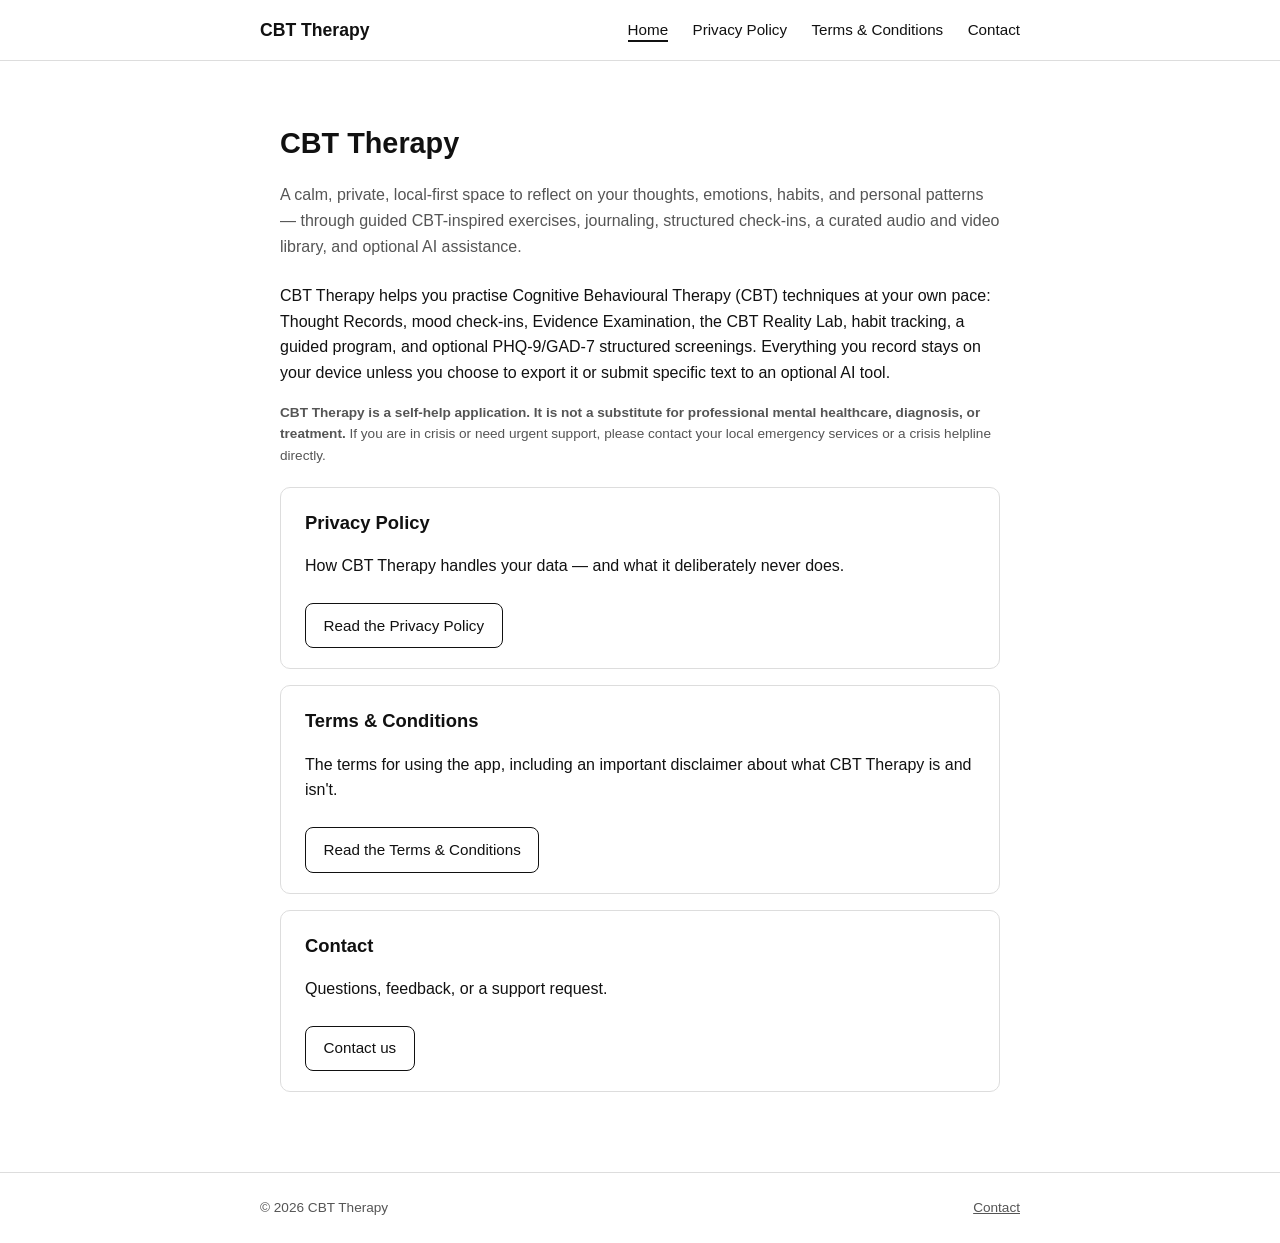
<file: index.html>
<!doctype html>
<html lang="en">
<head>
<meta charset="utf-8" />
<meta name="viewport" content="width=device-width, initial-scale=1" />
<title>CBT Therapy — Legal</title>
<meta name="description" content="CBT Therapy is a privacy-focused CBT self-help app. Read our Privacy Policy, Terms &amp; Conditions, and contact information." />
<link rel="stylesheet" href="style.css" />
</head>
<body>
<header>
  <div class="bar">
    <a class="brand" href="index.html">CBT Therapy</a>
    <nav>
      <a href="index.html" aria-current="page">Home</a>
      <a href="privacy.html">Privacy Policy</a>
      <a href="terms.html">Terms &amp; Conditions</a>
      <a href="contact.html">Contact</a>
    </nav>
  </div>
</header>

<main>
  <h1>CBT Therapy</h1>
  <p class="lede">A calm, private, local-first space to reflect on your thoughts, emotions, habits, and personal patterns — through guided CBT-inspired exercises, journaling, structured check-ins, a curated audio and video library, and optional AI assistance.</p>

  <p>CBT Therapy helps you practise Cognitive Behavioural Therapy (CBT) techniques at your own pace: Thought Records, mood check-ins, Evidence Examination, the CBT Reality Lab, habit tracking, a guided program, and optional PHQ-9/GAD-7 structured screenings. Everything you record stays on your device unless you choose to export it or submit specific text to an optional AI tool.</p>

  <p class="updated"><strong>CBT Therapy is a self-help application. It is not a substitute for professional mental healthcare, diagnosis, or treatment.</strong> If you are in crisis or need urgent support, please contact your local emergency services or a crisis helpline directly.</p>

  <div class="card">
    <h2 style="margin-top:0;border:none;padding-bottom:0;">Privacy Policy</h2>
    <p>How CBT Therapy handles your data — and what it deliberately never does.</p>
    <a class="btn" href="privacy.html">Read the Privacy Policy</a>
  </div>

  <div class="card">
    <h2 style="margin-top:0;border:none;padding-bottom:0;">Terms &amp; Conditions</h2>
    <p>The terms for using the app, including an important disclaimer about what CBT Therapy is and isn't.</p>
    <a class="btn" href="terms.html">Read the Terms &amp; Conditions</a>
  </div>

  <div class="card">
    <h2 style="margin-top:0;border:none;padding-bottom:0;">Contact</h2>
    <p>Questions, feedback, or a support request.</p>
    <a class="btn" href="contact.html">Contact us</a>
  </div>
</main>

<footer>
  <div class="bar">
    <span>&copy; 2026 CBT Therapy</span>
    <span><a href="contact.html">Contact</a></span>
  </div>
</footer>
</body>
</html>
</file>
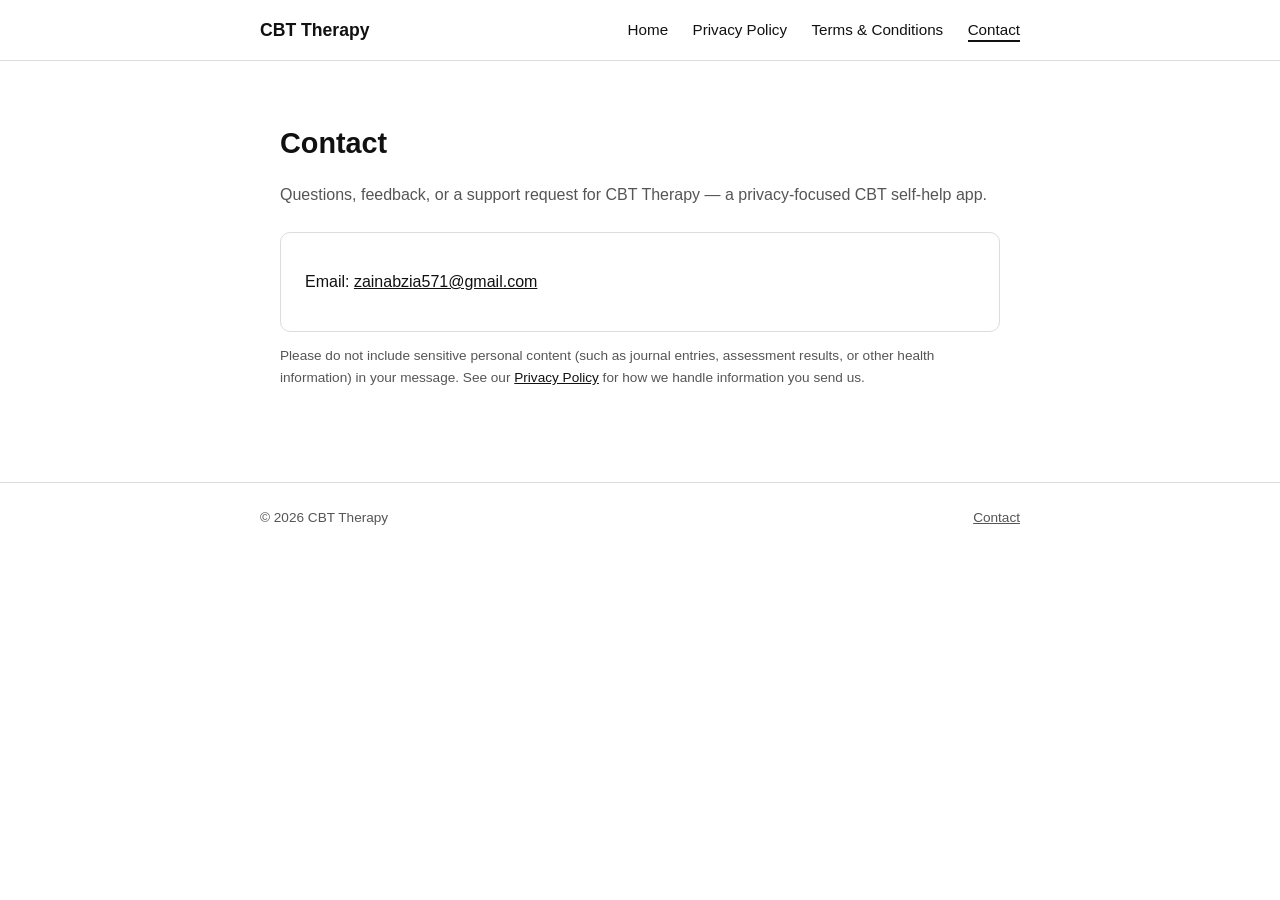
<file: contact.html>
<!doctype html>
<html lang="en">
<head>
<meta charset="utf-8" />
<meta name="viewport" content="width=device-width, initial-scale=1" />
<title>Contact — CBT Therapy</title>
<meta name="description" content="Contact information for CBT Therapy." />
<link rel="stylesheet" href="style.css" />
</head>
<body>
<header>
  <div class="bar">
    <a class="brand" href="index.html">CBT Therapy</a>
    <nav>
      <a href="index.html">Home</a>
      <a href="privacy.html">Privacy Policy</a>
      <a href="terms.html">Terms &amp; Conditions</a>
      <a href="contact.html" aria-current="page">Contact</a>
    </nav>
  </div>
</header>

<main>
  <h1>Contact</h1>
  <p class="lede">Questions, feedback, or a support request for CBT Therapy — a privacy-focused CBT self-help app.</p>

  <div class="card">
    <p>Email: <a href="mailto:zainabzia571@gmail.com">zainabzia571@gmail.com</a></p>
  </div>

  <p class="updated">Please do not include sensitive personal content (such as journal entries, assessment results, or other health information) in your message. See our <a href="privacy.html">Privacy Policy</a> for how we handle information you send us.</p>
</main>

<footer>
  <div class="bar">
    <span>&copy; 2026 CBT Therapy</span>
    <span><a href="contact.html">Contact</a></span>
  </div>
</footer>
</body>
</html>
</file>
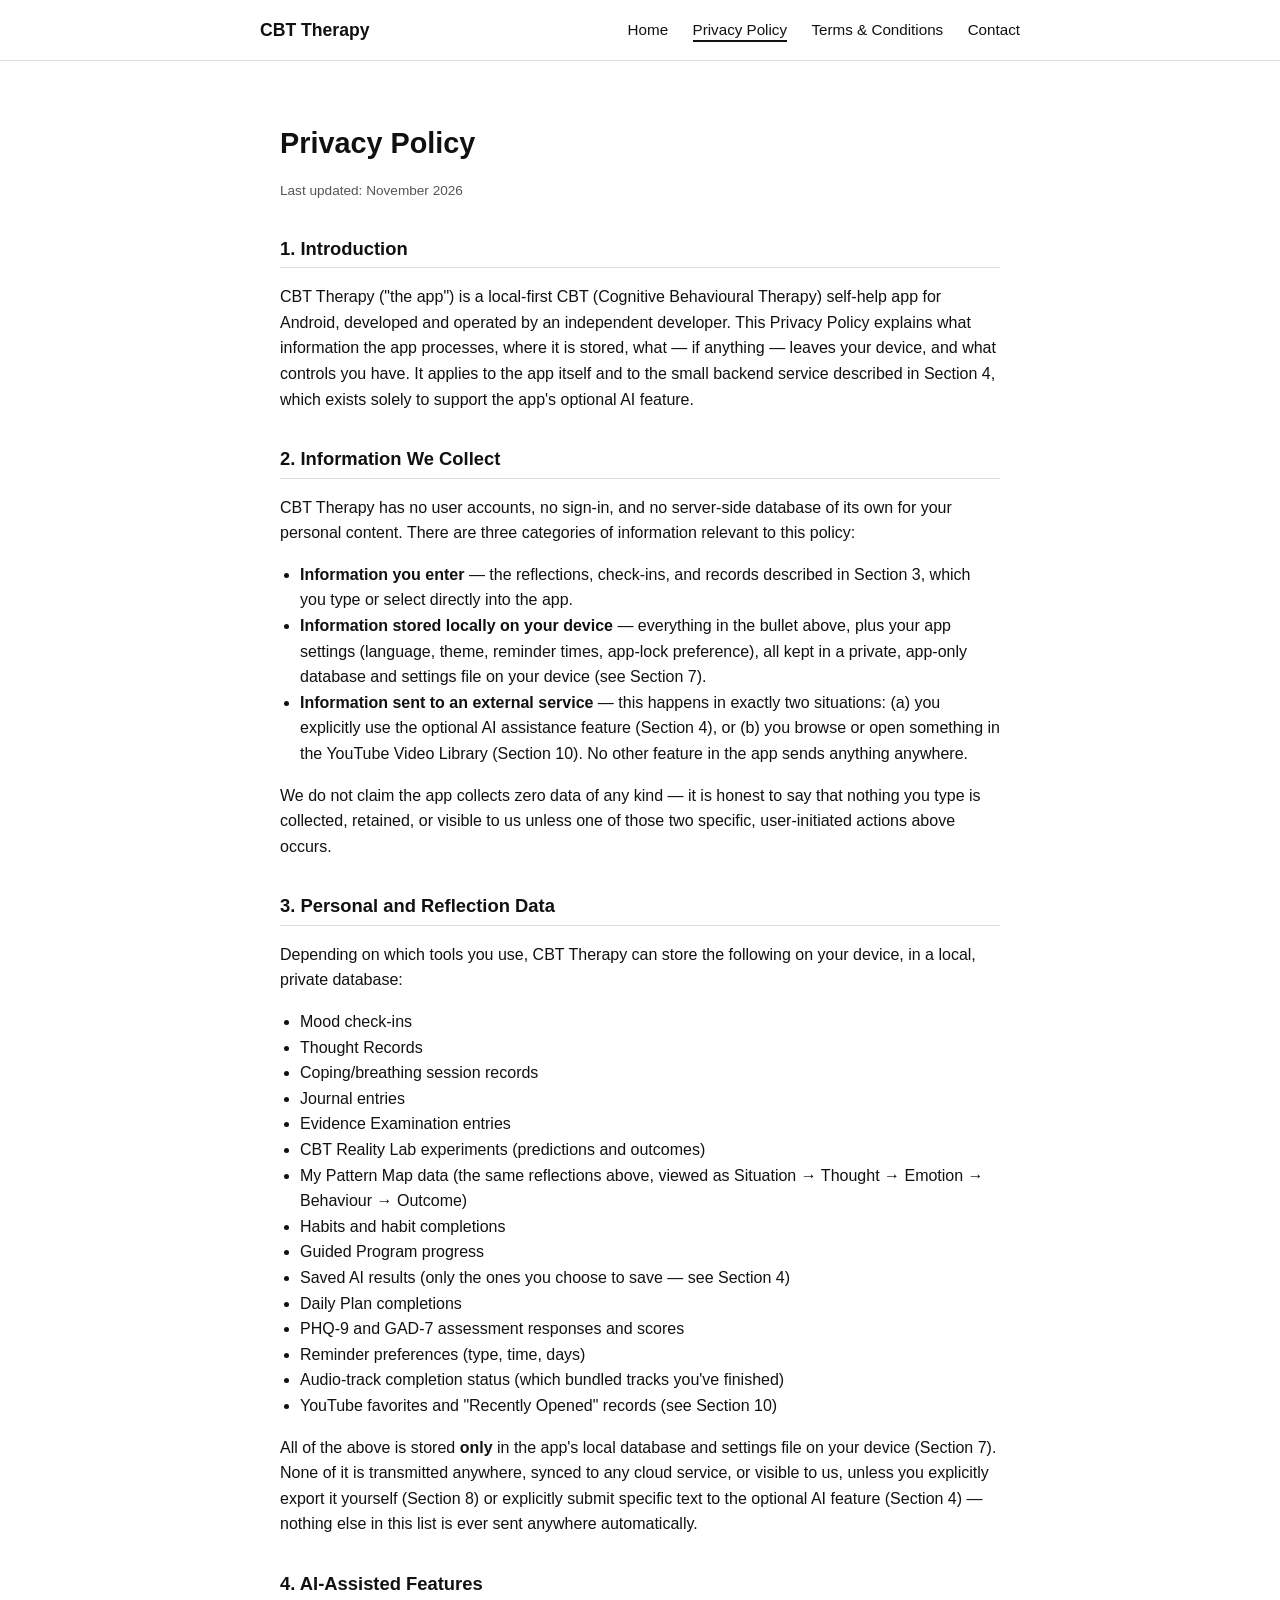
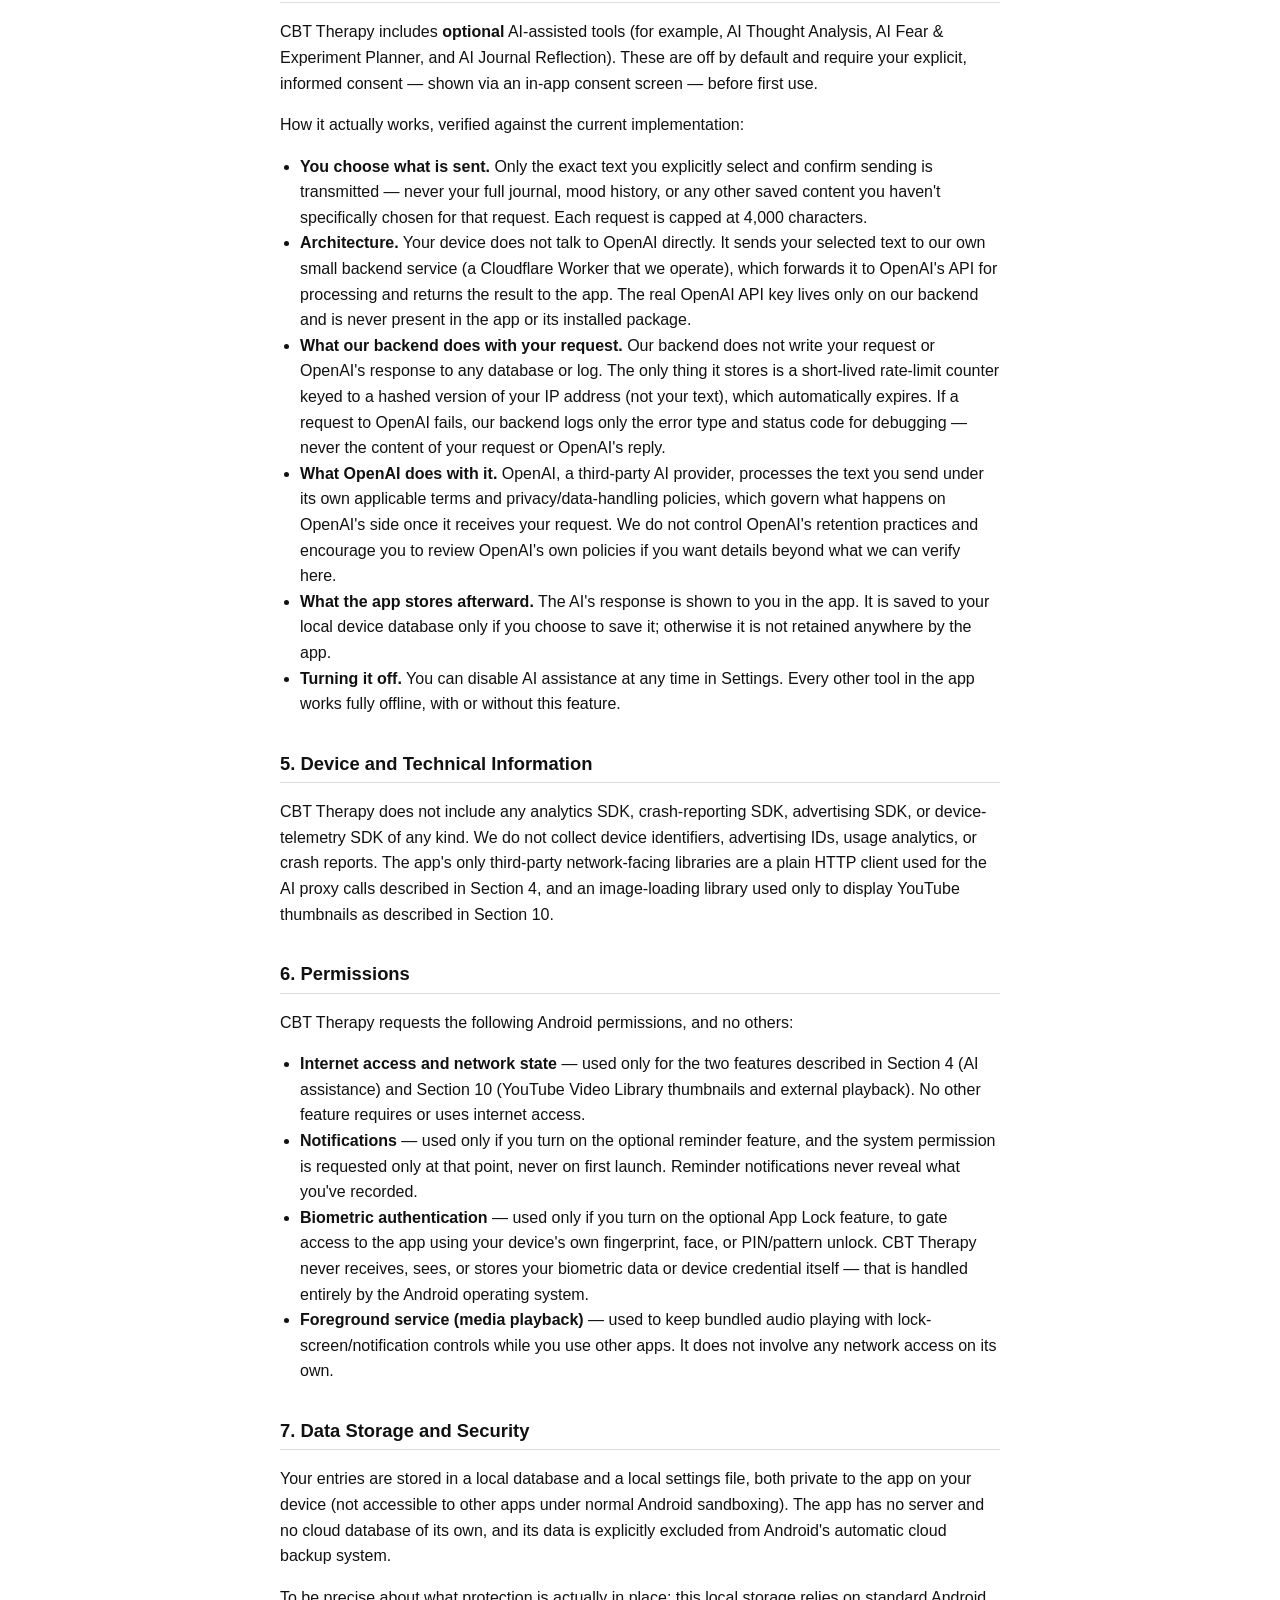
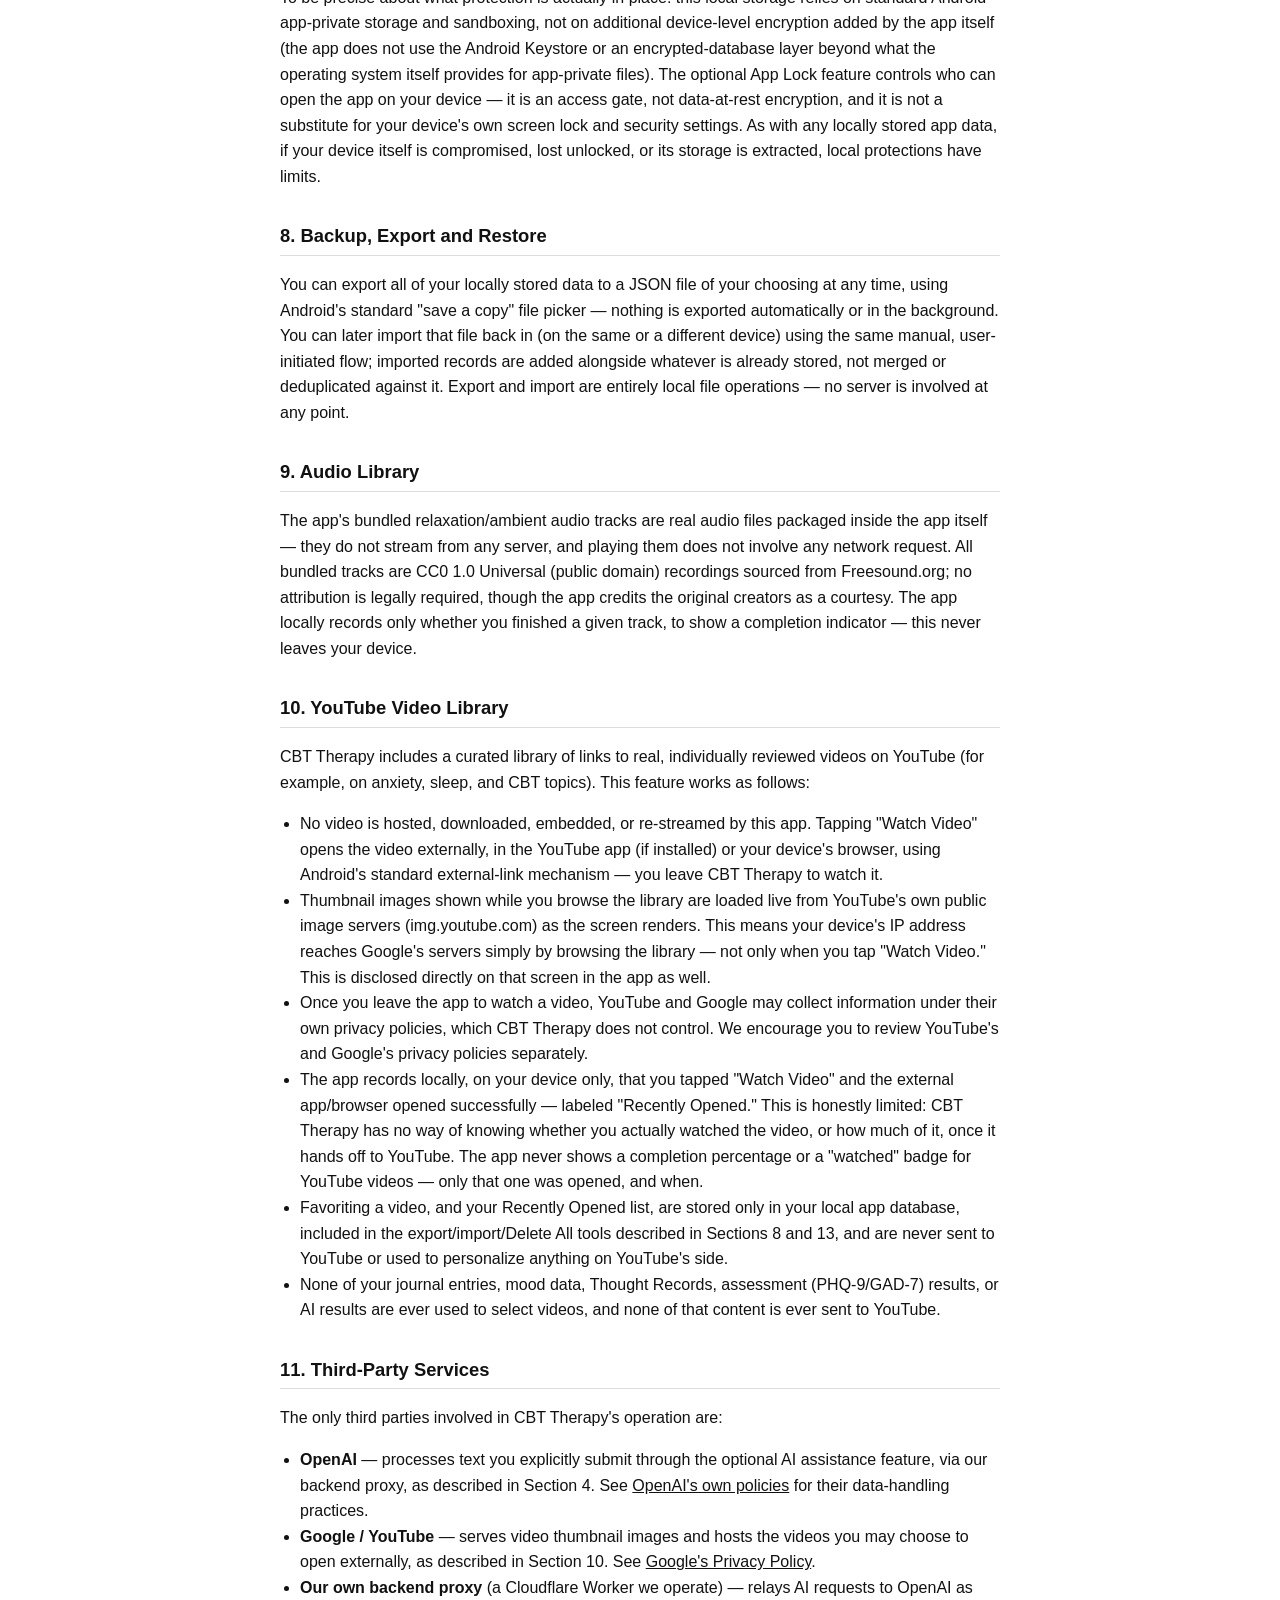
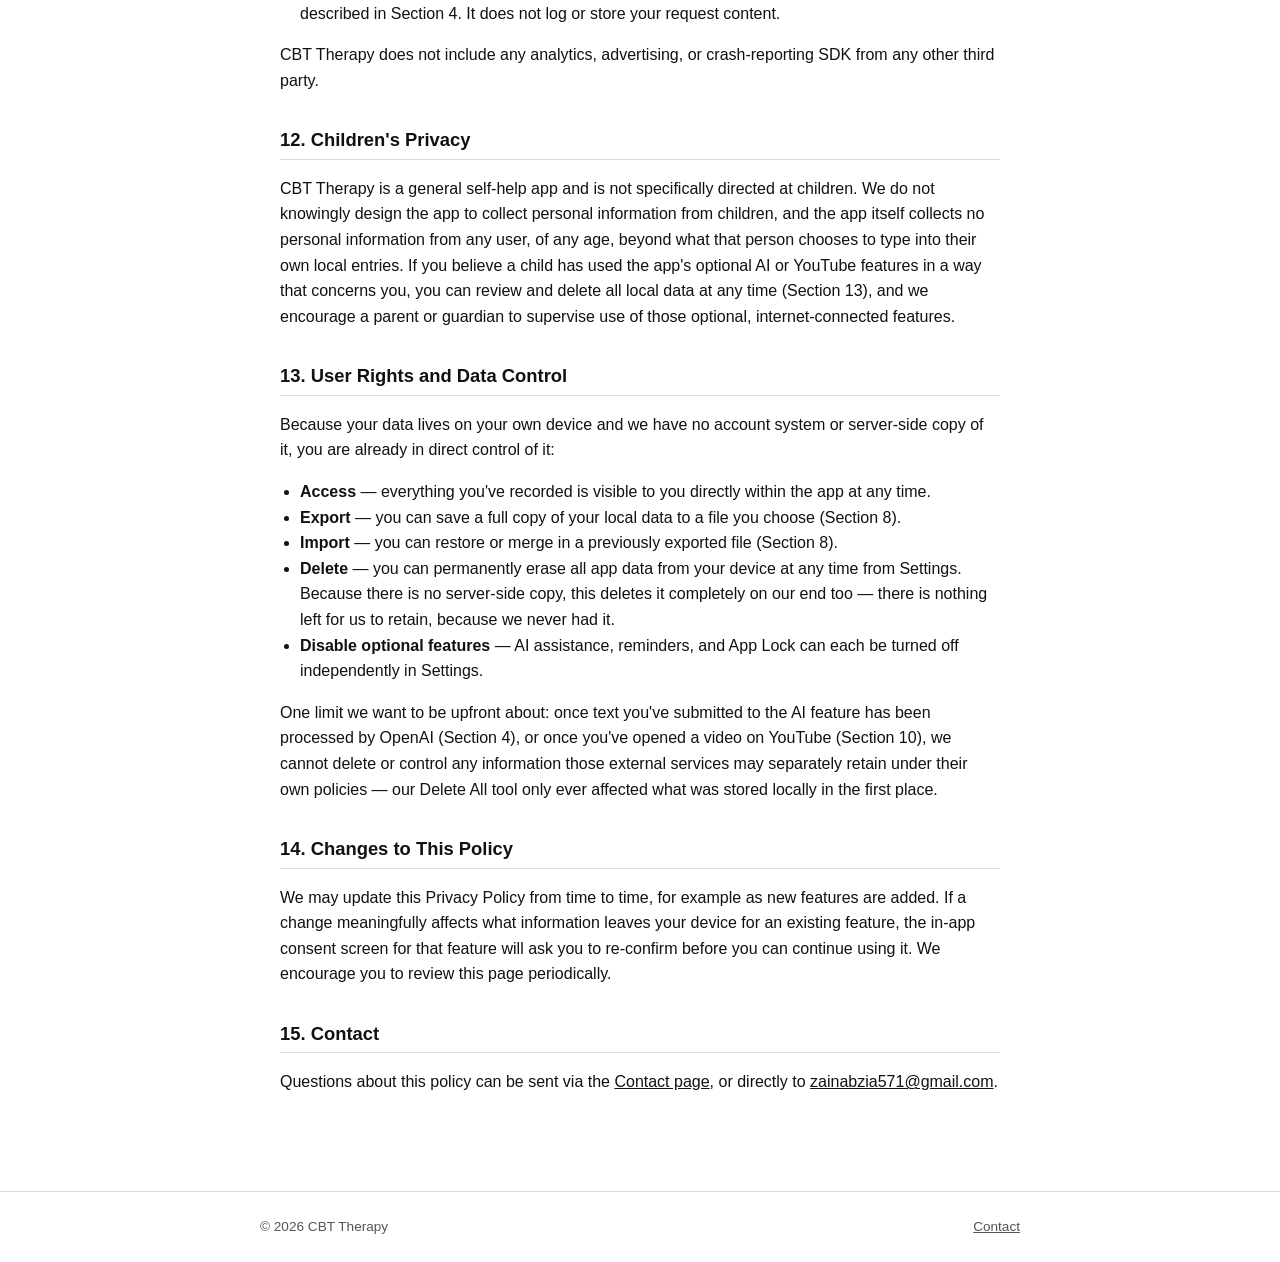
<file: privacy.html>
<!doctype html>
<html lang="en">
<head>
<meta charset="utf-8" />
<meta name="viewport" content="width=device-width, initial-scale=1" />
<title>Privacy Policy — CBT Therapy</title>
<meta name="description" content="Privacy Policy for CBT Therapy, a local-first CBT self-help app." />
<link rel="stylesheet" href="style.css" />
</head>
<body>
<header>
  <div class="bar">
    <a class="brand" href="index.html">CBT Therapy</a>
    <nav>
      <a href="index.html">Home</a>
      <a href="privacy.html" aria-current="page">Privacy Policy</a>
      <a href="terms.html">Terms &amp; Conditions</a>
      <a href="contact.html">Contact</a>
    </nav>
  </div>
</header>

<main>
  <h1>Privacy Policy</h1>
  <p class="updated">Last updated: November 2026</p>

  <h2>1. Introduction</h2>
  <p>CBT Therapy ("the app") is a local-first CBT (Cognitive Behavioural Therapy) self-help app for Android, developed and operated by an independent developer. This Privacy Policy explains what information the app processes, where it is stored, what — if anything — leaves your device, and what controls you have. It applies to the app itself and to the small backend service described in Section 4, which exists solely to support the app's optional AI feature.</p>

  <h2>2. Information We Collect</h2>
  <p>CBT Therapy has no user accounts, no sign-in, and no server-side database of its own for your personal content. There are three categories of information relevant to this policy:</p>
  <ul>
    <li><strong>Information you enter</strong> — the reflections, check-ins, and records described in Section 3, which you type or select directly into the app.</li>
    <li><strong>Information stored locally on your device</strong> — everything in the bullet above, plus your app settings (language, theme, reminder times, app-lock preference), all kept in a private, app-only database and settings file on your device (see Section 7).</li>
    <li><strong>Information sent to an external service</strong> — this happens in exactly two situations: (a) you explicitly use the optional AI assistance feature (Section 4), or (b) you browse or open something in the YouTube Video Library (Section 10). No other feature in the app sends anything anywhere.</li>
  </ul>
  <p>We do not claim the app collects zero data of any kind — it is honest to say that nothing you type is collected, retained, or visible to us unless one of those two specific, user-initiated actions above occurs.</p>

  <h2>3. Personal and Reflection Data</h2>
  <p>Depending on which tools you use, CBT Therapy can store the following on your device, in a local, private database:</p>
  <ul>
    <li>Mood check-ins</li>
    <li>Thought Records</li>
    <li>Coping/breathing session records</li>
    <li>Journal entries</li>
    <li>Evidence Examination entries</li>
    <li>CBT Reality Lab experiments (predictions and outcomes)</li>
    <li>My Pattern Map data (the same reflections above, viewed as Situation → Thought → Emotion → Behaviour → Outcome)</li>
    <li>Habits and habit completions</li>
    <li>Guided Program progress</li>
    <li>Saved AI results (only the ones you choose to save — see Section 4)</li>
    <li>Daily Plan completions</li>
    <li>PHQ-9 and GAD-7 assessment responses and scores</li>
    <li>Reminder preferences (type, time, days)</li>
    <li>Audio-track completion status (which bundled tracks you've finished)</li>
    <li>YouTube favorites and "Recently Opened" records (see Section 10)</li>
  </ul>
  <p>All of the above is stored <strong>only</strong> in the app's local database and settings file on your device (Section 7). None of it is transmitted anywhere, synced to any cloud service, or visible to us, unless you explicitly export it yourself (Section 8) or explicitly submit specific text to the optional AI feature (Section 4) — nothing else in this list is ever sent anywhere automatically.</p>

  <h2>4. AI-Assisted Features</h2>
  <p>CBT Therapy includes <strong>optional</strong> AI-assisted tools (for example, AI Thought Analysis, AI Fear &amp; Experiment Planner, and AI Journal Reflection). These are off by default and require your explicit, informed consent — shown via an in-app consent screen — before first use.</p>
  <p>How it actually works, verified against the current implementation:</p>
  <ul>
    <li><strong>You choose what is sent.</strong> Only the exact text you explicitly select and confirm sending is transmitted — never your full journal, mood history, or any other saved content you haven't specifically chosen for that request. Each request is capped at 4,000 characters.</li>
    <li><strong>Architecture.</strong> Your device does not talk to OpenAI directly. It sends your selected text to our own small backend service (a Cloudflare Worker that we operate), which forwards it to OpenAI's API for processing and returns the result to the app. The real OpenAI API key lives only on our backend and is never present in the app or its installed package.</li>
    <li><strong>What our backend does with your request.</strong> Our backend does not write your request or OpenAI's response to any database or log. The only thing it stores is a short-lived rate-limit counter keyed to a hashed version of your IP address (not your text), which automatically expires. If a request to OpenAI fails, our backend logs only the error type and status code for debugging — never the content of your request or OpenAI's reply.</li>
    <li><strong>What OpenAI does with it.</strong> OpenAI, a third-party AI provider, processes the text you send under its own applicable terms and privacy/data-handling policies, which govern what happens on OpenAI's side once it receives your request. We do not control OpenAI's retention practices and encourage you to review OpenAI's own policies if you want details beyond what we can verify here.</li>
    <li><strong>What the app stores afterward.</strong> The AI's response is shown to you in the app. It is saved to your local device database only if you choose to save it; otherwise it is not retained anywhere by the app.</li>
    <li><strong>Turning it off.</strong> You can disable AI assistance at any time in Settings. Every other tool in the app works fully offline, with or without this feature.</li>
  </ul>

  <h2>5. Device and Technical Information</h2>
  <p>CBT Therapy does not include any analytics SDK, crash-reporting SDK, advertising SDK, or device-telemetry SDK of any kind. We do not collect device identifiers, advertising IDs, usage analytics, or crash reports. The app's only third-party network-facing libraries are a plain HTTP client used for the AI proxy calls described in Section 4, and an image-loading library used only to display YouTube thumbnails as described in Section 10.</p>

  <h2>6. Permissions</h2>
  <p>CBT Therapy requests the following Android permissions, and no others:</p>
  <ul>
    <li><strong>Internet access and network state</strong> — used only for the two features described in Section 4 (AI assistance) and Section 10 (YouTube Video Library thumbnails and external playback). No other feature requires or uses internet access.</li>
    <li><strong>Notifications</strong> — used only if you turn on the optional reminder feature, and the system permission is requested only at that point, never on first launch. Reminder notifications never reveal what you've recorded.</li>
    <li><strong>Biometric authentication</strong> — used only if you turn on the optional App Lock feature, to gate access to the app using your device's own fingerprint, face, or PIN/pattern unlock. CBT Therapy never receives, sees, or stores your biometric data or device credential itself — that is handled entirely by the Android operating system.</li>
    <li><strong>Foreground service (media playback)</strong> — used to keep bundled audio playing with lock-screen/notification controls while you use other apps. It does not involve any network access on its own.</li>
  </ul>

  <h2>7. Data Storage and Security</h2>
  <p>Your entries are stored in a local database and a local settings file, both private to the app on your device (not accessible to other apps under normal Android sandboxing). The app has no server and no cloud database of its own, and its data is explicitly excluded from Android's automatic cloud backup system.</p>
  <p>To be precise about what protection is actually in place: this local storage relies on standard Android app-private storage and sandboxing, not on additional device-level encryption added by the app itself (the app does not use the Android Keystore or an encrypted-database layer beyond what the operating system itself provides for app-private files). The optional App Lock feature controls who can open the app on your device — it is an access gate, not data-at-rest encryption, and it is not a substitute for your device's own screen lock and security settings. As with any locally stored app data, if your device itself is compromised, lost unlocked, or its storage is extracted, local protections have limits.</p>

  <h2>8. Backup, Export and Restore</h2>
  <p>You can export all of your locally stored data to a JSON file of your choosing at any time, using Android's standard "save a copy" file picker — nothing is exported automatically or in the background. You can later import that file back in (on the same or a different device) using the same manual, user-initiated flow; imported records are added alongside whatever is already stored, not merged or deduplicated against it. Export and import are entirely local file operations — no server is involved at any point.</p>

  <h2>9. Audio Library</h2>
  <p>The app's bundled relaxation/ambient audio tracks are real audio files packaged inside the app itself — they do not stream from any server, and playing them does not involve any network request. All bundled tracks are CC0 1.0 Universal (public domain) recordings sourced from Freesound.org; no attribution is legally required, though the app credits the original creators as a courtesy. The app locally records only whether you finished a given track, to show a completion indicator — this never leaves your device.</p>

  <h2>10. YouTube Video Library</h2>
  <p>CBT Therapy includes a curated library of links to real, individually reviewed videos on YouTube (for example, on anxiety, sleep, and CBT topics). This feature works as follows:</p>
  <ul>
    <li>No video is hosted, downloaded, embedded, or re-streamed by this app. Tapping "Watch Video" opens the video externally, in the YouTube app (if installed) or your device's browser, using Android's standard external-link mechanism — you leave CBT Therapy to watch it.</li>
    <li>Thumbnail images shown while you browse the library are loaded live from YouTube's own public image servers (img.youtube.com) as the screen renders. This means your device's IP address reaches Google's servers simply by browsing the library — not only when you tap "Watch Video." This is disclosed directly on that screen in the app as well.</li>
    <li>Once you leave the app to watch a video, YouTube and Google may collect information under their own privacy policies, which CBT Therapy does not control. We encourage you to review YouTube's and Google's privacy policies separately.</li>
    <li>The app records locally, on your device only, that you tapped "Watch Video" and the external app/browser opened successfully — labeled "Recently Opened." This is honestly limited: CBT Therapy has no way of knowing whether you actually watched the video, or how much of it, once it hands off to YouTube. The app never shows a completion percentage or a "watched" badge for YouTube videos — only that one was opened, and when.</li>
    <li>Favoriting a video, and your Recently Opened list, are stored only in your local app database, included in the export/import/Delete All tools described in Sections 8 and 13, and are never sent to YouTube or used to personalize anything on YouTube's side.</li>
    <li>None of your journal entries, mood data, Thought Records, assessment (PHQ-9/GAD-7) results, or AI results are ever used to select videos, and none of that content is ever sent to YouTube.</li>
  </ul>

  <h2>11. Third-Party Services</h2>
  <p>The only third parties involved in CBT Therapy's operation are:</p>
  <ul>
    <li><strong>OpenAI</strong> — processes text you explicitly submit through the optional AI assistance feature, via our backend proxy, as described in Section 4. See <a href="https://openai.com/policies/" target="_blank" rel="noopener">OpenAI's own policies</a> for their data-handling practices.</li>
    <li><strong>Google / YouTube</strong> — serves video thumbnail images and hosts the videos you may choose to open externally, as described in Section 10. See <a href="https://policies.google.com/privacy" target="_blank" rel="noopener">Google's Privacy Policy</a>.</li>
    <li><strong>Our own backend proxy</strong> (a Cloudflare Worker we operate) — relays AI requests to OpenAI as described in Section 4. It does not log or store your request content.</li>
  </ul>
  <p>CBT Therapy does not include any analytics, advertising, or crash-reporting SDK from any other third party.</p>

  <h2>12. Children's Privacy</h2>
  <p>CBT Therapy is a general self-help app and is not specifically directed at children. We do not knowingly design the app to collect personal information from children, and the app itself collects no personal information from any user, of any age, beyond what that person chooses to type into their own local entries. If you believe a child has used the app's optional AI or YouTube features in a way that concerns you, you can review and delete all local data at any time (Section 13), and we encourage a parent or guardian to supervise use of those optional, internet-connected features.</p>

  <h2 id="delete-data">13. User Rights and Data Control</h2>
  <p>Because your data lives on your own device and we have no account system or server-side copy of it, you are already in direct control of it:</p>
  <ul>
    <li><strong>Access</strong> — everything you've recorded is visible to you directly within the app at any time.</li>
    <li><strong>Export</strong> — you can save a full copy of your local data to a file you choose (Section 8).</li>
    <li><strong>Import</strong> — you can restore or merge in a previously exported file (Section 8).</li>
    <li><strong>Delete</strong> — you can permanently erase all app data from your device at any time from Settings. Because there is no server-side copy, this deletes it completely on our end too — there is nothing left for us to retain, because we never had it.</li>
    <li><strong>Disable optional features</strong> — AI assistance, reminders, and App Lock can each be turned off independently in Settings.</li>
  </ul>
  <p>One limit we want to be upfront about: once text you've submitted to the AI feature has been processed by OpenAI (Section 4), or once you've opened a video on YouTube (Section 10), we cannot delete or control any information those external services may separately retain under their own policies — our Delete All tool only ever affected what was stored locally in the first place.</p>

  <h2>14. Changes to This Policy</h2>
  <p>We may update this Privacy Policy from time to time, for example as new features are added. If a change meaningfully affects what information leaves your device for an existing feature, the in-app consent screen for that feature will ask you to re-confirm before you can continue using it. We encourage you to review this page periodically.</p>

  <h2>15. Contact</h2>
  <p>Questions about this policy can be sent via the <a href="contact.html">Contact page</a>, or directly to <a href="mailto:zainabzia571@gmail.com">zainabzia571@gmail.com</a>.</p>
</main>

<footer>
  <div class="bar">
    <span>&copy; 2026 CBT Therapy</span>
    <span><a href="contact.html">Contact</a></span>
  </div>
</footer>
</body>
</html>
</file>
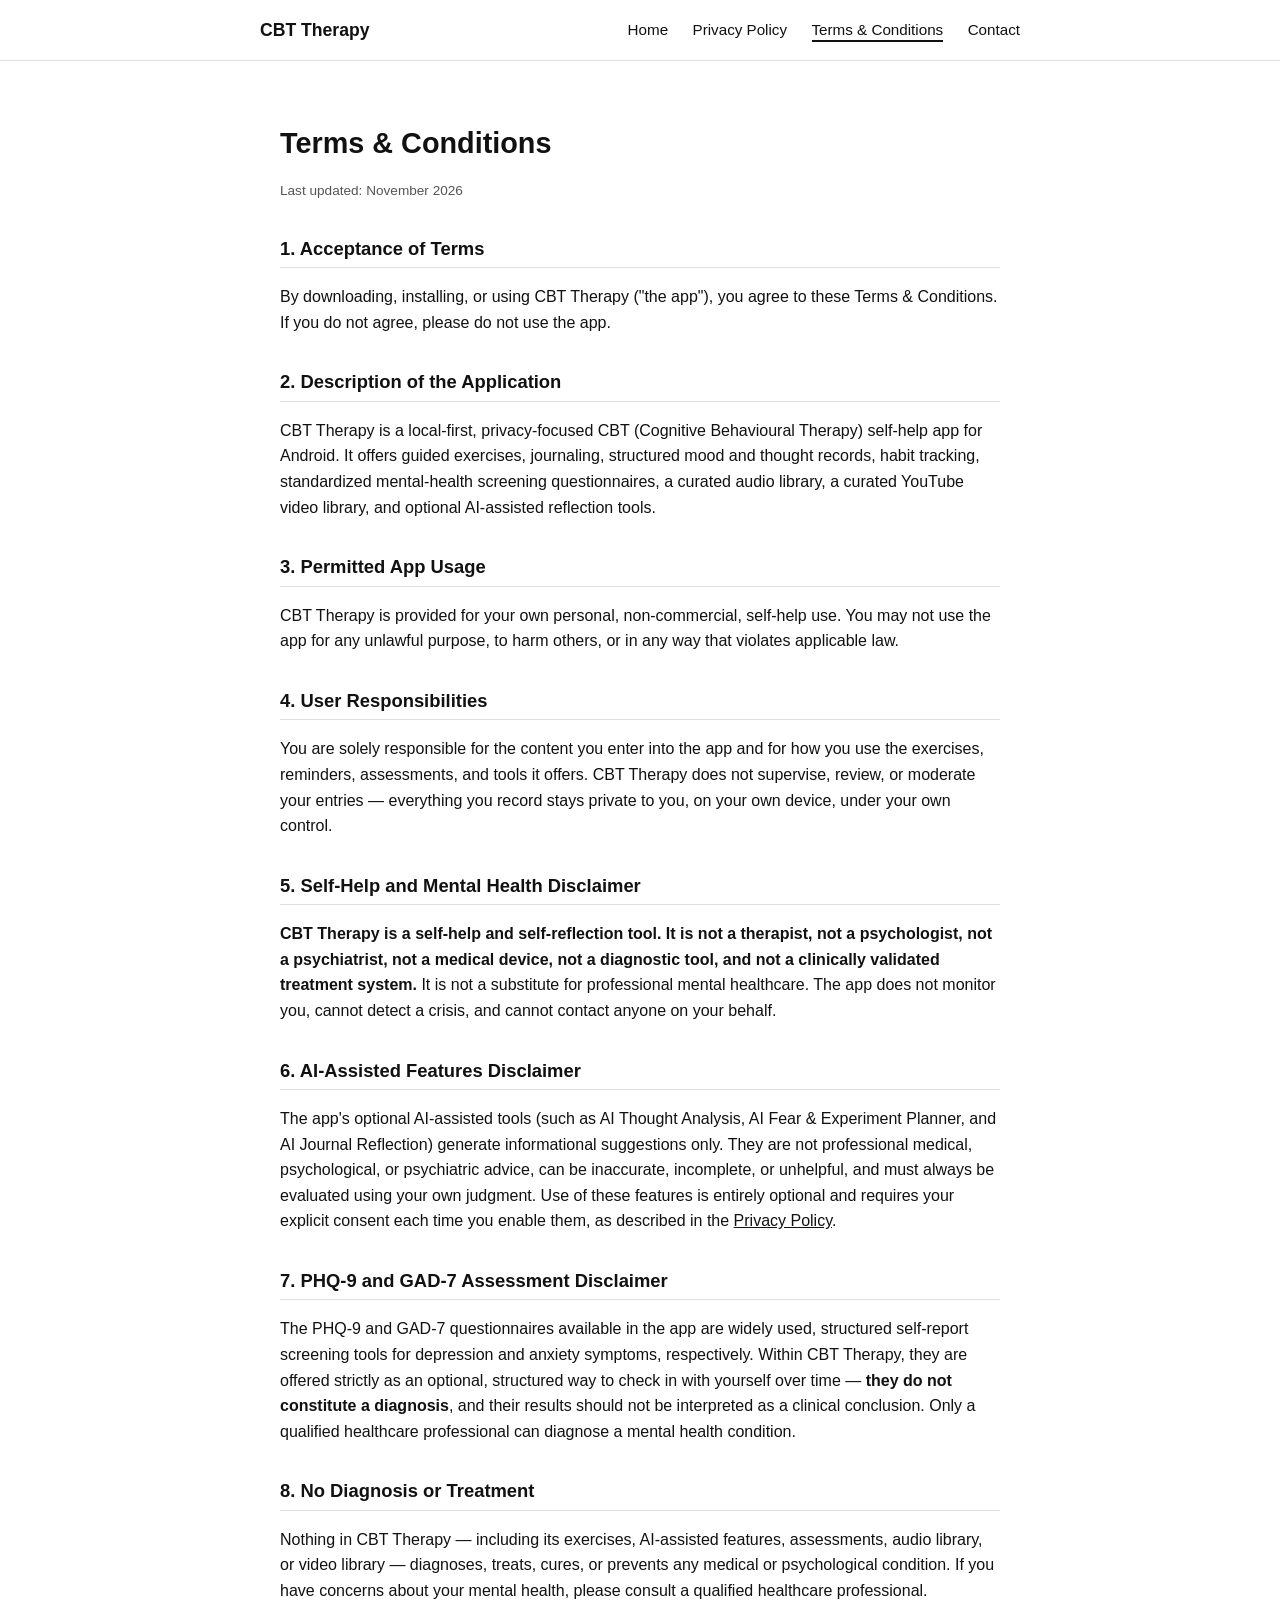
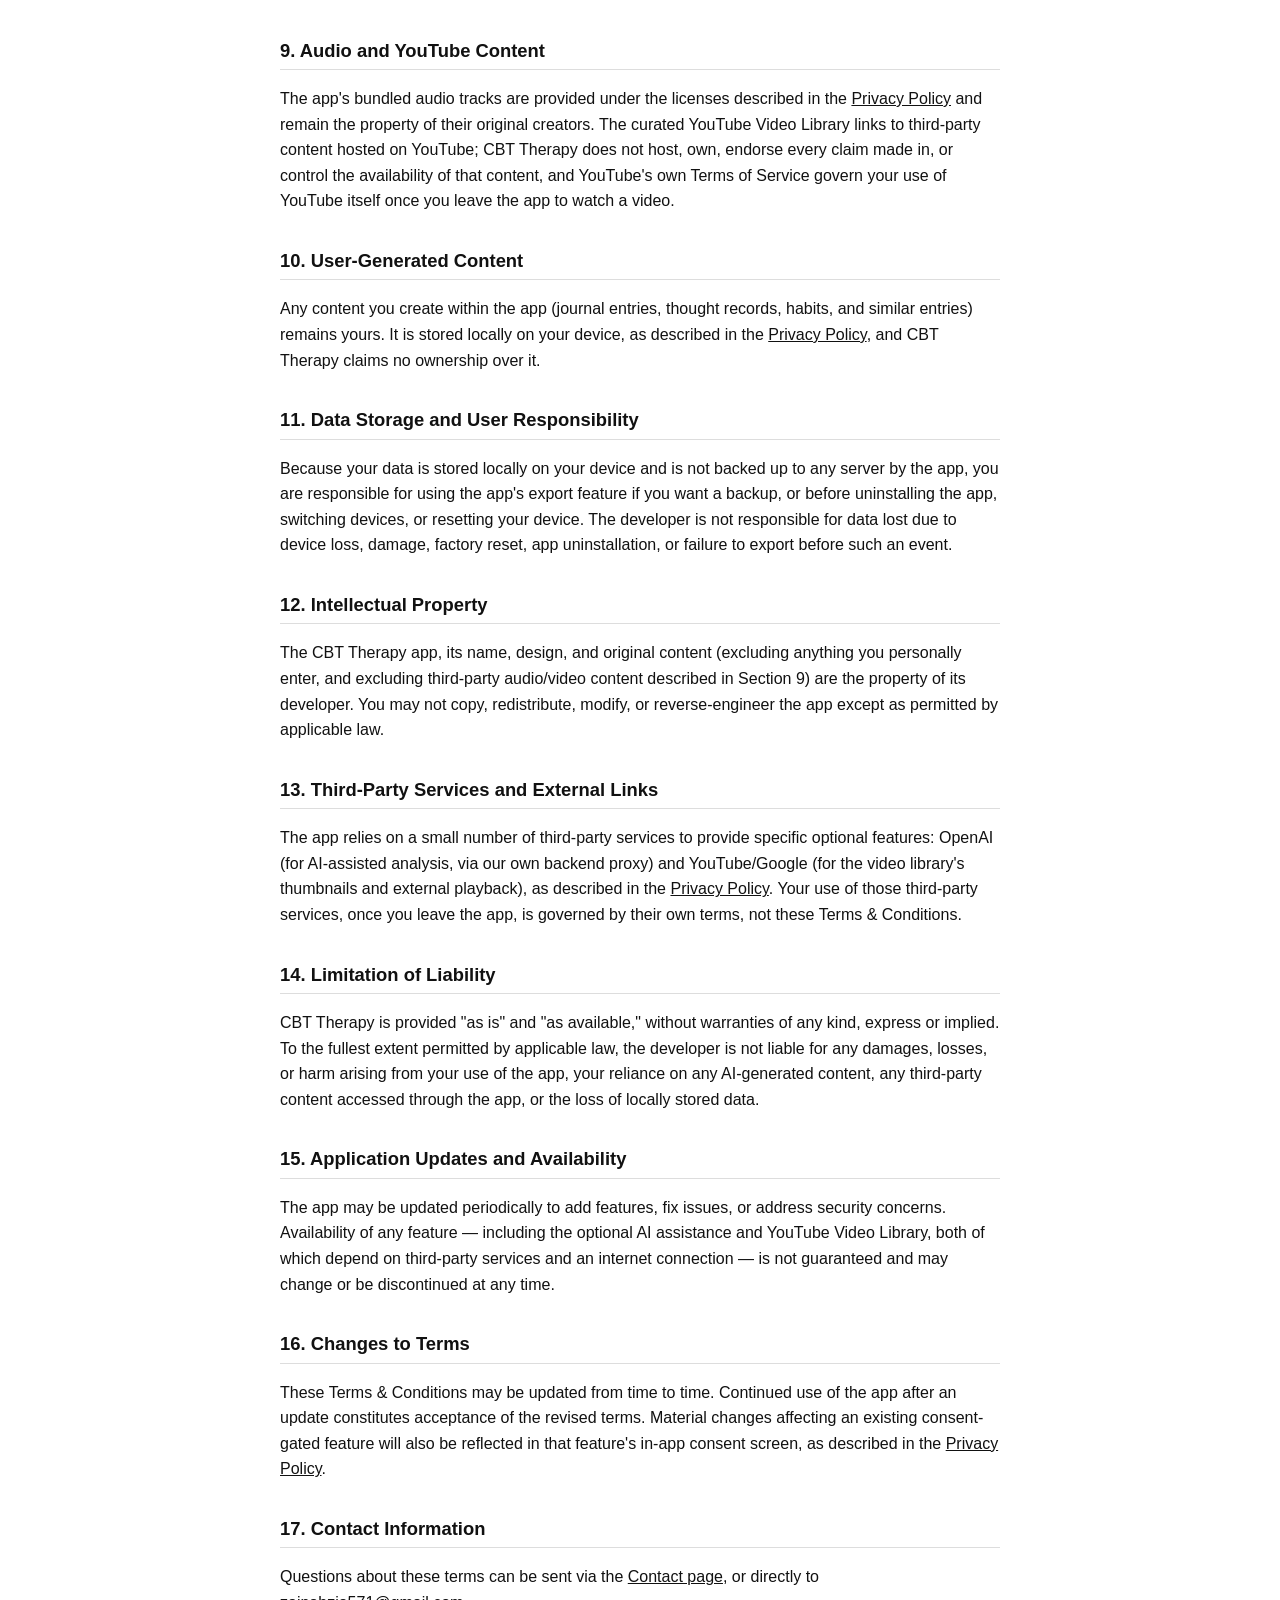
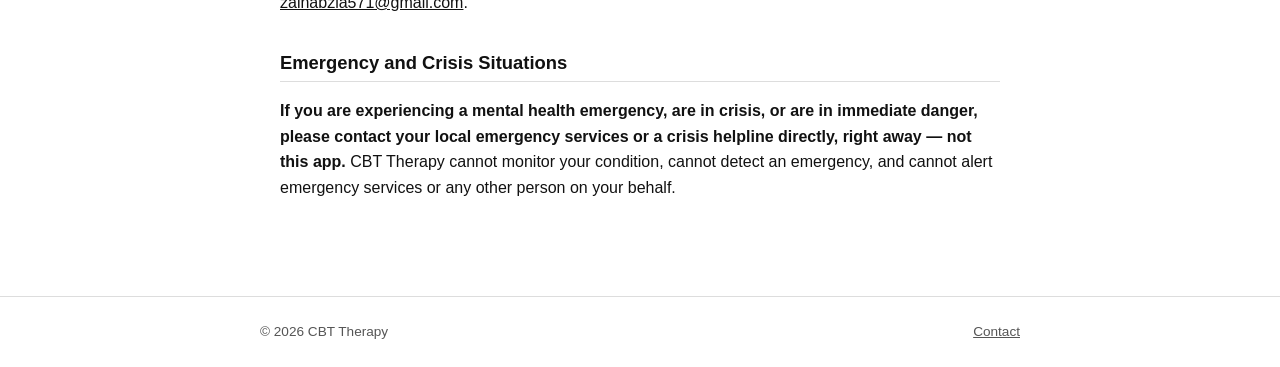
<file: terms.html>
<!doctype html>
<html lang="en">
<head>
<meta charset="utf-8" />
<meta name="viewport" content="width=device-width, initial-scale=1" />
<title>Terms &amp; Conditions — CBT Therapy</title>
<meta name="description" content="Terms and Conditions for CBT Therapy, a local-first CBT self-help app." />
<link rel="stylesheet" href="style.css" />
</head>
<body>
<header>
  <div class="bar">
    <a class="brand" href="index.html">CBT Therapy</a>
    <nav>
      <a href="index.html">Home</a>
      <a href="privacy.html">Privacy Policy</a>
      <a href="terms.html" aria-current="page">Terms &amp; Conditions</a>
      <a href="contact.html">Contact</a>
    </nav>
  </div>
</header>

<main>
  <h1>Terms &amp; Conditions</h1>
  <p class="updated">Last updated: November 2026</p>

  <h2>1. Acceptance of Terms</h2>
  <p>By downloading, installing, or using CBT Therapy ("the app"), you agree to these Terms &amp; Conditions. If you do not agree, please do not use the app.</p>

  <h2>2. Description of the Application</h2>
  <p>CBT Therapy is a local-first, privacy-focused CBT (Cognitive Behavioural Therapy) self-help app for Android. It offers guided exercises, journaling, structured mood and thought records, habit tracking, standardized mental-health screening questionnaires, a curated audio library, a curated YouTube video library, and optional AI-assisted reflection tools.</p>

  <h2>3. Permitted App Usage</h2>
  <p>CBT Therapy is provided for your own personal, non-commercial, self-help use. You may not use the app for any unlawful purpose, to harm others, or in any way that violates applicable law.</p>

  <h2>4. User Responsibilities</h2>
  <p>You are solely responsible for the content you enter into the app and for how you use the exercises, reminders, assessments, and tools it offers. CBT Therapy does not supervise, review, or moderate your entries — everything you record stays private to you, on your own device, under your own control.</p>

  <h2>5. Self-Help and Mental Health Disclaimer</h2>
  <p><strong>CBT Therapy is a self-help and self-reflection tool. It is not a therapist, not a psychologist, not a psychiatrist, not a medical device, not a diagnostic tool, and not a clinically validated treatment system.</strong> It is not a substitute for professional mental healthcare. The app does not monitor you, cannot detect a crisis, and cannot contact anyone on your behalf.</p>

  <h2>6. AI-Assisted Features Disclaimer</h2>
  <p>The app's optional AI-assisted tools (such as AI Thought Analysis, AI Fear &amp; Experiment Planner, and AI Journal Reflection) generate informational suggestions only. They are not professional medical, psychological, or psychiatric advice, can be inaccurate, incomplete, or unhelpful, and must always be evaluated using your own judgment. Use of these features is entirely optional and requires your explicit consent each time you enable them, as described in the <a href="privacy.html">Privacy Policy</a>.</p>

  <h2>7. PHQ-9 and GAD-7 Assessment Disclaimer</h2>
  <p>The PHQ-9 and GAD-7 questionnaires available in the app are widely used, structured self-report screening tools for depression and anxiety symptoms, respectively. Within CBT Therapy, they are offered strictly as an optional, structured way to check in with yourself over time — <strong>they do not constitute a diagnosis</strong>, and their results should not be interpreted as a clinical conclusion. Only a qualified healthcare professional can diagnose a mental health condition.</p>

  <h2>8. No Diagnosis or Treatment</h2>
  <p>Nothing in CBT Therapy — including its exercises, AI-assisted features, assessments, audio library, or video library — diagnoses, treats, cures, or prevents any medical or psychological condition. If you have concerns about your mental health, please consult a qualified healthcare professional.</p>

  <h2>9. Audio and YouTube Content</h2>
  <p>The app's bundled audio tracks are provided under the licenses described in the <a href="privacy.html">Privacy Policy</a> and remain the property of their original creators. The curated YouTube Video Library links to third-party content hosted on YouTube; CBT Therapy does not host, own, endorse every claim made in, or control the availability of that content, and YouTube's own Terms of Service govern your use of YouTube itself once you leave the app to watch a video.</p>

  <h2>10. User-Generated Content</h2>
  <p>Any content you create within the app (journal entries, thought records, habits, and similar entries) remains yours. It is stored locally on your device, as described in the <a href="privacy.html">Privacy Policy</a>, and CBT Therapy claims no ownership over it.</p>

  <h2>11. Data Storage and User Responsibility</h2>
  <p>Because your data is stored locally on your device and is not backed up to any server by the app, you are responsible for using the app's export feature if you want a backup, or before uninstalling the app, switching devices, or resetting your device. The developer is not responsible for data lost due to device loss, damage, factory reset, app uninstallation, or failure to export before such an event.</p>

  <h2>12. Intellectual Property</h2>
  <p>The CBT Therapy app, its name, design, and original content (excluding anything you personally enter, and excluding third-party audio/video content described in Section 9) are the property of its developer. You may not copy, redistribute, modify, or reverse-engineer the app except as permitted by applicable law.</p>

  <h2>13. Third-Party Services and External Links</h2>
  <p>The app relies on a small number of third-party services to provide specific optional features: OpenAI (for AI-assisted analysis, via our own backend proxy) and YouTube/Google (for the video library's thumbnails and external playback), as described in the <a href="privacy.html">Privacy Policy</a>. Your use of those third-party services, once you leave the app, is governed by their own terms, not these Terms &amp; Conditions.</p>

  <h2>14. Limitation of Liability</h2>
  <p>CBT Therapy is provided "as is" and "as available," without warranties of any kind, express or implied. To the fullest extent permitted by applicable law, the developer is not liable for any damages, losses, or harm arising from your use of the app, your reliance on any AI-generated content, any third-party content accessed through the app, or the loss of locally stored data.</p>

  <h2>15. Application Updates and Availability</h2>
  <p>The app may be updated periodically to add features, fix issues, or address security concerns. Availability of any feature — including the optional AI assistance and YouTube Video Library, both of which depend on third-party services and an internet connection — is not guaranteed and may change or be discontinued at any time.</p>

  <h2>16. Changes to Terms</h2>
  <p>These Terms &amp; Conditions may be updated from time to time. Continued use of the app after an update constitutes acceptance of the revised terms. Material changes affecting an existing consent-gated feature will also be reflected in that feature's in-app consent screen, as described in the <a href="privacy.html">Privacy Policy</a>.</p>

  <h2>17. Contact Information</h2>
  <p>Questions about these terms can be sent via the <a href="contact.html">Contact page</a>, or directly to <a href="mailto:zainabzia571@gmail.com">zainabzia571@gmail.com</a>.</p>

  <h2>Emergency and Crisis Situations</h2>
  <p><strong>If you are experiencing a mental health emergency, are in crisis, or are in immediate danger, please contact your local emergency services or a crisis helpline directly, right away — not this app.</strong> CBT Therapy cannot monitor your condition, cannot detect an emergency, and cannot alert emergency services or any other person on your behalf.</p>
</main>

<footer>
  <div class="bar">
    <span>&copy; 2026 CBT Therapy</span>
    <span><a href="contact.html">Contact</a></span>
  </div>
</footer>
</body>
</html>
</file>
<file: style.css>
:root {
  --bg: #ffffff;
  --fg: #111111;
  --muted: #555555;
  --border: #dddddd;
  --accent: #111111;
  --max-width: 760px;
}

* {
  box-sizing: border-box;
}

body {
  margin: 0;
  font-family: -apple-system, BlinkMacSystemFont, "Segoe UI", Roboto, Helvetica, Arial, sans-serif;
  background: var(--bg);
  color: var(--fg);
  line-height: 1.6;
}

header {
  border-bottom: 1px solid var(--border);
  padding: 1rem 1.25rem;
}

header .bar {
  max-width: var(--max-width);
  margin: 0 auto;
  display: flex;
  align-items: center;
  justify-content: space-between;
  flex-wrap: wrap;
  gap: 0.75rem;
}

header .brand {
  font-weight: 700;
  font-size: 1.1rem;
  color: var(--fg);
  text-decoration: none;
}

nav a {
  color: var(--fg);
  text-decoration: none;
  margin-left: 1.25rem;
  font-size: 0.95rem;
  border-bottom: 2px solid transparent;
  padding-bottom: 2px;
}

nav a:first-child {
  margin-left: 0;
}

nav a:hover,
nav a[aria-current="page"] {
  border-bottom-color: var(--accent);
}

main {
  max-width: var(--max-width);
  margin: 0 auto;
  padding: 2.5rem 1.25rem 3rem;
}

h1 {
  font-size: 1.8rem;
  margin-bottom: 0.25rem;
}

h2 {
  font-size: 1.15rem;
  margin-top: 2rem;
  margin-bottom: 0.5rem;
  border-bottom: 1px solid var(--border);
  padding-bottom: 0.25rem;
}

p,
li {
  color: var(--fg);
}

.lede {
  color: var(--muted);
  font-size: 1rem;
  margin-bottom: 1.5rem;
}

.updated {
  color: var(--muted);
  font-size: 0.85rem;
}

ul {
  padding-left: 1.25rem;
}

a {
  color: var(--fg);
}

.card {
  border: 1px solid var(--border);
  border-radius: 10px;
  padding: 1.25rem 1.5rem;
  margin-top: 1.25rem;
}

.card + .card {
  margin-top: 1rem;
}

.btn {
  display: inline-block;
  border: 1px solid var(--fg);
  color: var(--fg);
  text-decoration: none;
  padding: 0.6rem 1.1rem;
  border-radius: 8px;
  font-size: 0.95rem;
  margin-top: 0.5rem;
}

.btn:hover {
  background: var(--fg);
  color: var(--bg);
}

footer {
  border-top: 1px solid var(--border);
  padding: 1.5rem 1.25rem;
  margin-top: 2rem;
}

footer .bar {
  max-width: var(--max-width);
  margin: 0 auto;
  display: flex;
  justify-content: space-between;
  flex-wrap: wrap;
  gap: 0.5rem;
  color: var(--muted);
  font-size: 0.85rem;
}

footer a {
  color: var(--muted);
}

@media (max-width: 480px) {
  nav a {
    margin-left: 0.75rem;
  }
  h1 {
    font-size: 1.5rem;
  }
}
</file>
